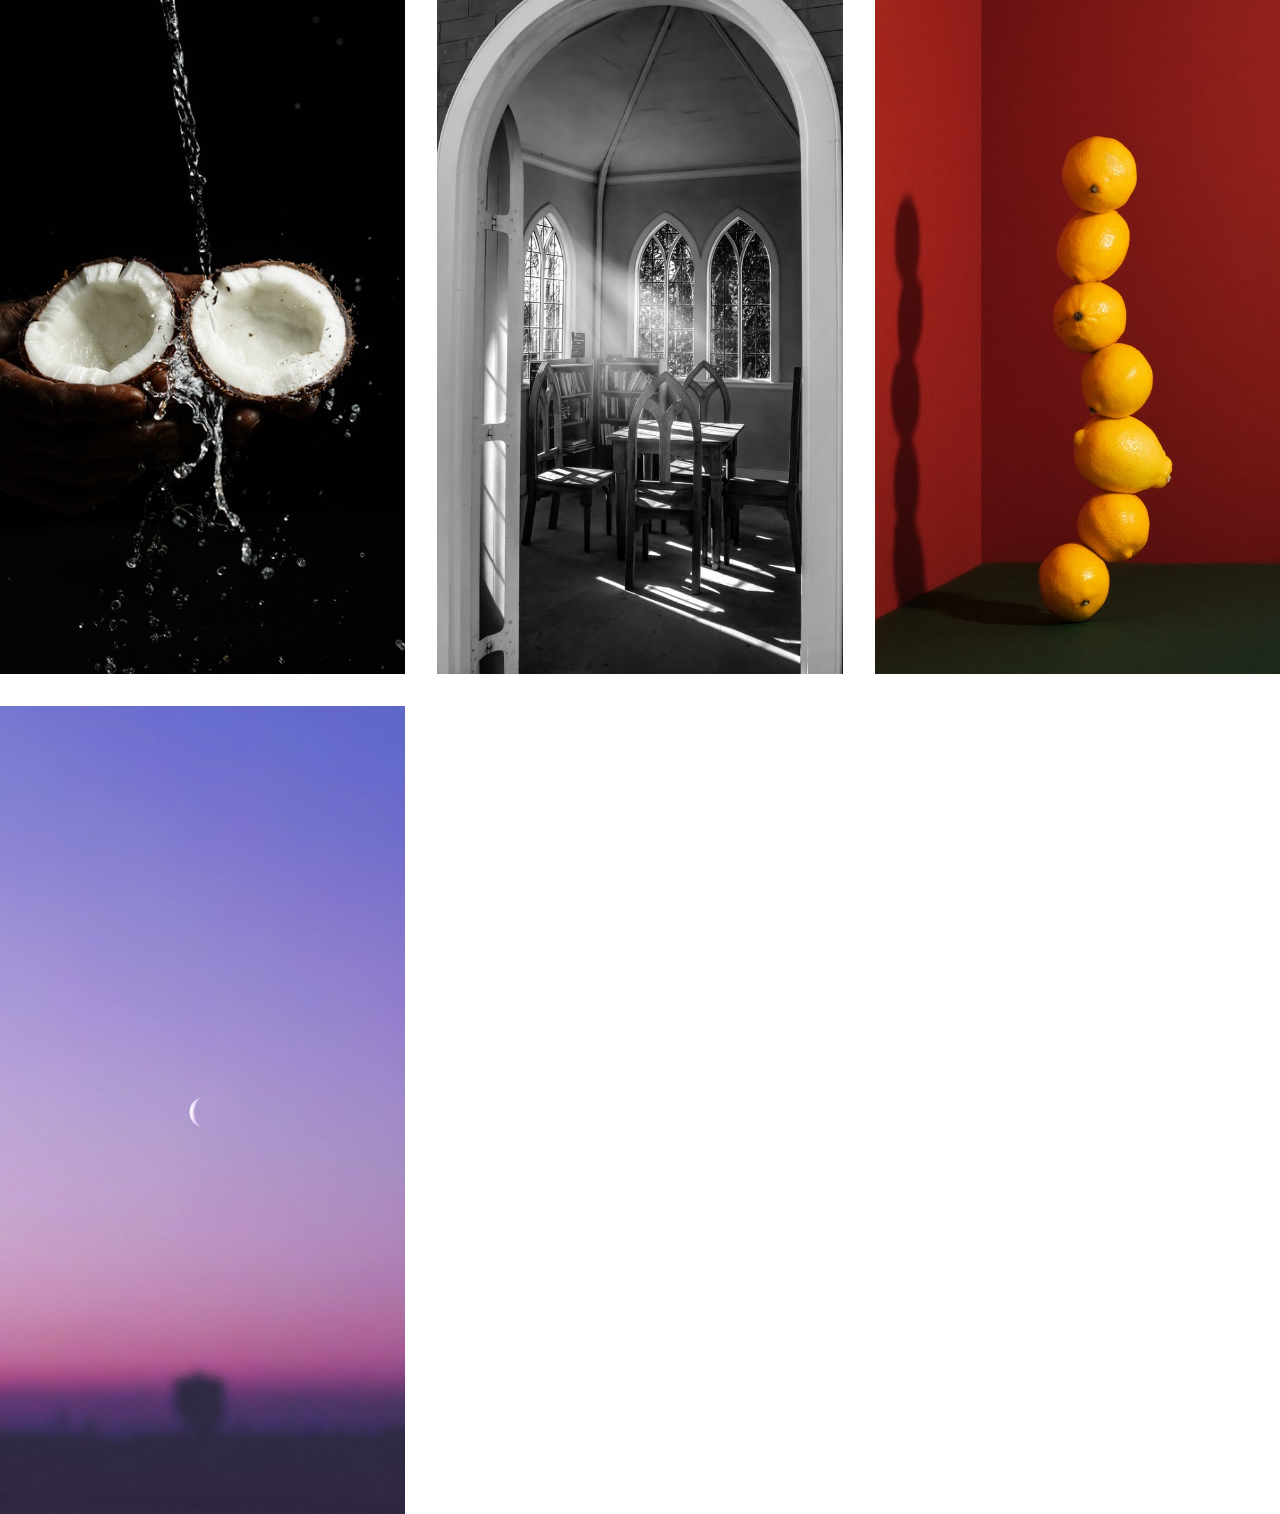
<file: section4_file/gallerysample.html>
<!DOCTYPE html>
<html lang="en">

<head>
    <meta charset="UTF-8">
    <meta name="viewport" content="width=device-width, initial-scale=1.0">
    <link rel="stylesheet" href="./style.css">
    <title>image Gallery Sample</title>
</head>

<body>

    <div class="gallery">
        <div class="img-container">
            <img src="./preview/coconut_preview.jpg" alt="this is a coconut sample image"
                data-original=" coconut_full.jpg" />
        </div>
        <div class="img-container">
            <img src="./preview/table_preview.jpg" alt="this is a land sample image" data-original="table_full.jpg" />
        </div>
        <div class="img-container">
            <img src="./preview/orange_preview.jpg" alt="this is a orange sample image"
                data-original="orange_full.jpg" />
        </div>
        <div class="img-container">
            <img src="./preview/purple_preview.jpg" alt="this is a purple sample image"
                data-original="purple_full.jpg" />
        </div>
    </div>

    <div class = "model">
        <img src="./full/coconut_full.jpg" alt="" class="full_img" />
        <p class="caption"> 샘플 갤러리 입니다</p>
    </div>



    <script scr="./galleryapp.js"></script>
</body>

</html>
</file>
<file: section4_file/style.css>
* {

    margin:0;
    padding: 0;
    box-sizing: border-box;
}

.gallery {
    display: grid;
    grid-template-columns:  repeat(auto-fit, minmax(400px, 1fr));
    min-height: 100vh;
    grid-gap: 2rem;
}

.img-container{

    overflow: hidden;

}

.img-container img {
    width: 100%;
    height: 100%;
    object-fit: cover;
    transition: all 0.3s ease-out;
    cursor: pointer;

}

.img-container img:hover{
    transform: scale(1.2);

}



.model {

    background: rgba(0,0,0,0.5);
    position: fixed;
    top: 0;
    left: 0;
    width: 100%;
    height: 100%;
    opacity: 0;
    pointer-events: none;
    transition: 0.25s ease-out;
    /* display: none; */
}


.model p {
    color: white;
    font-size: 2rem;
    position: absolute;
    bottom: 5%;
    left: 50%;
    transform: translate(-50%, -5%);
}
.model.open{
    opacity: 1;
    pointer-events: all;
}

.full_img {

    position: absolute;
    height: 90%;
    top:50%;
    left: 50%;
    transform: translate(-50%, -50%) scale(0.5);
    transition: all 0.25s ease;
}

.full_img.open  {
    transform: translate(-50%, -50%) scale(1);
}
</file>
